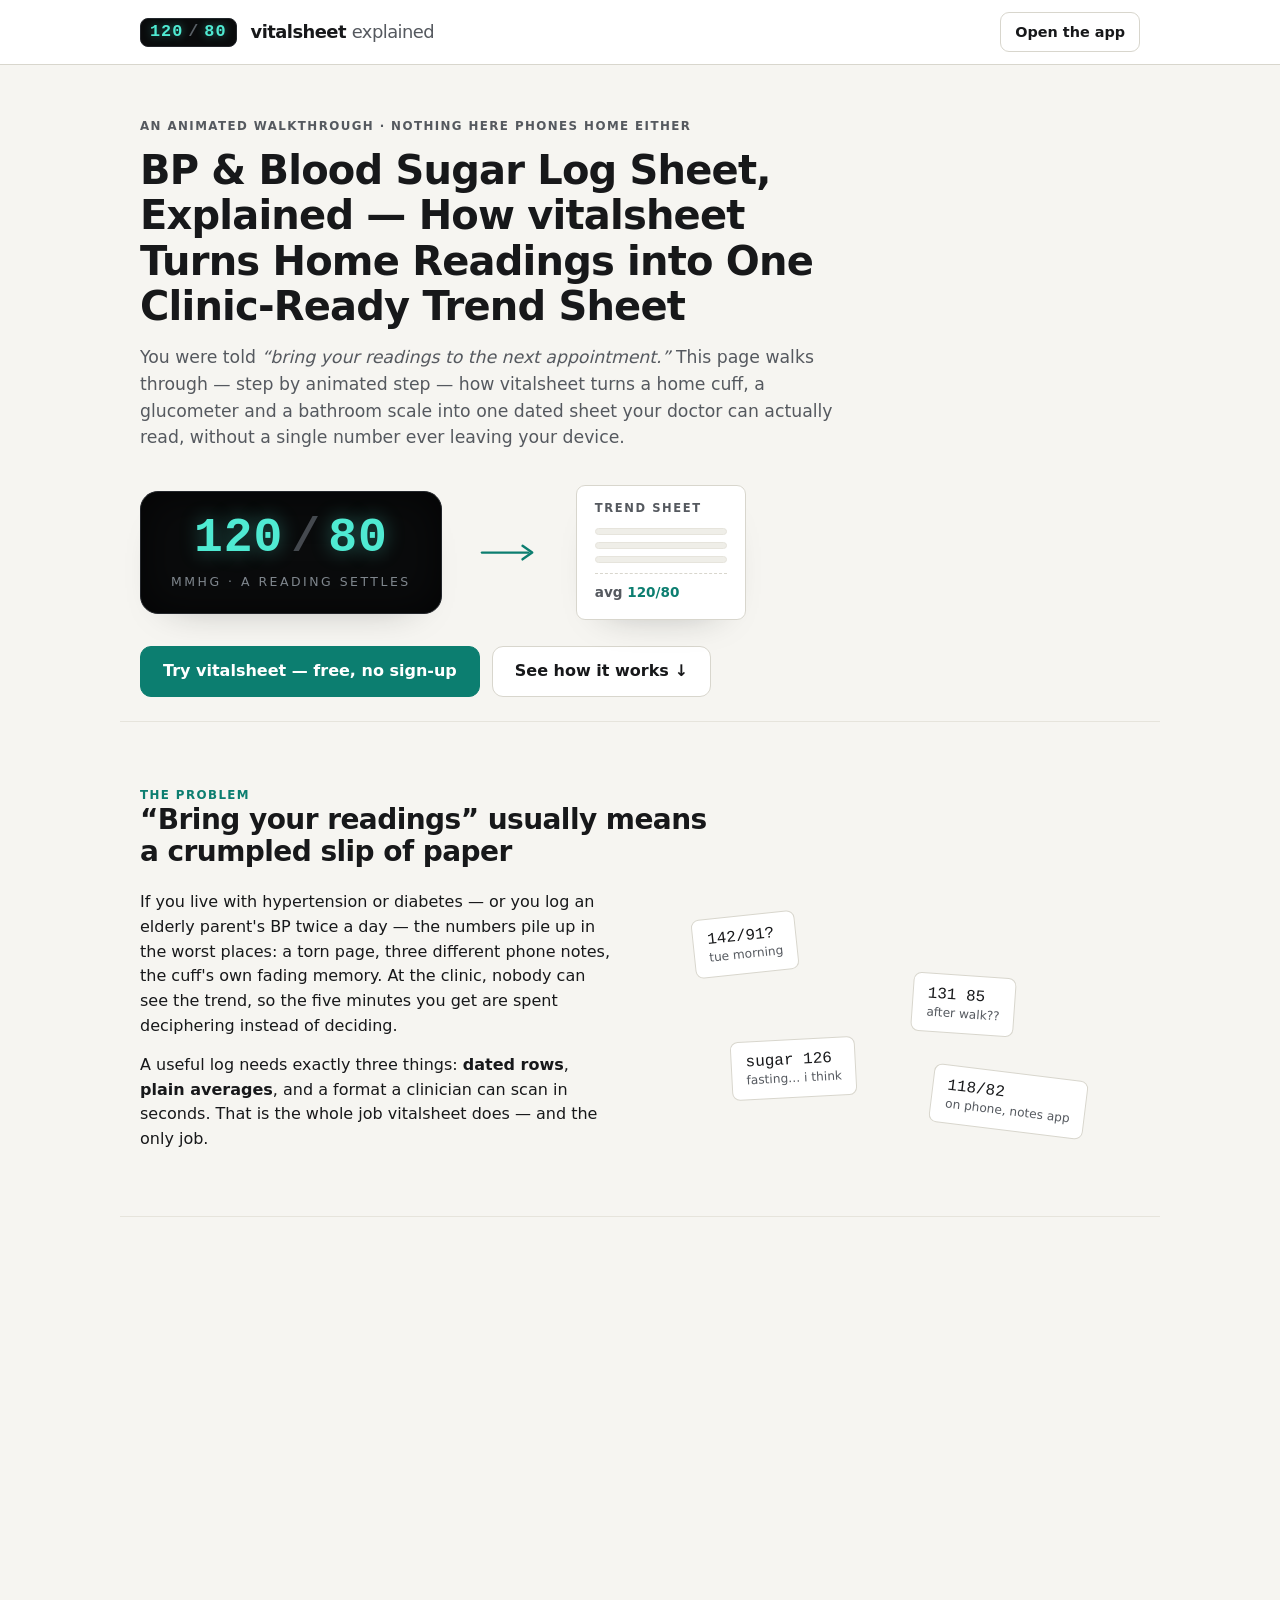
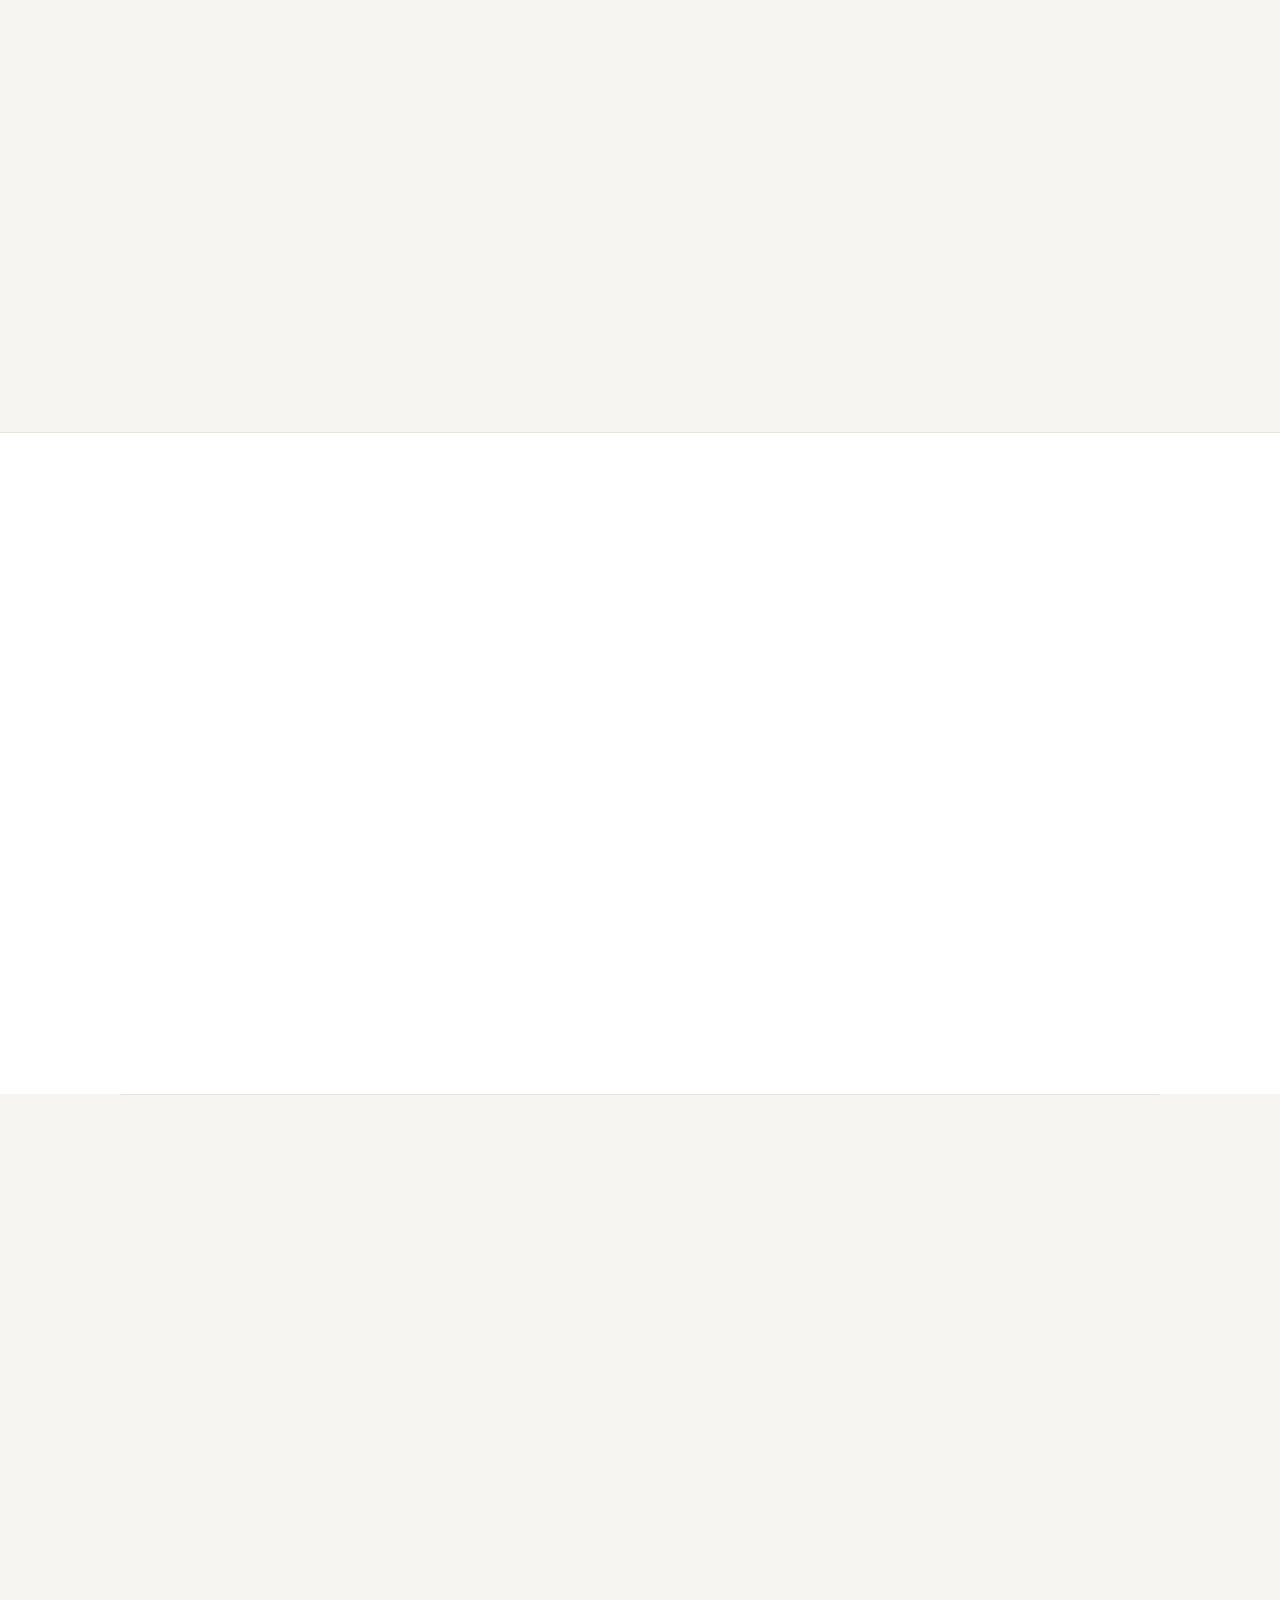
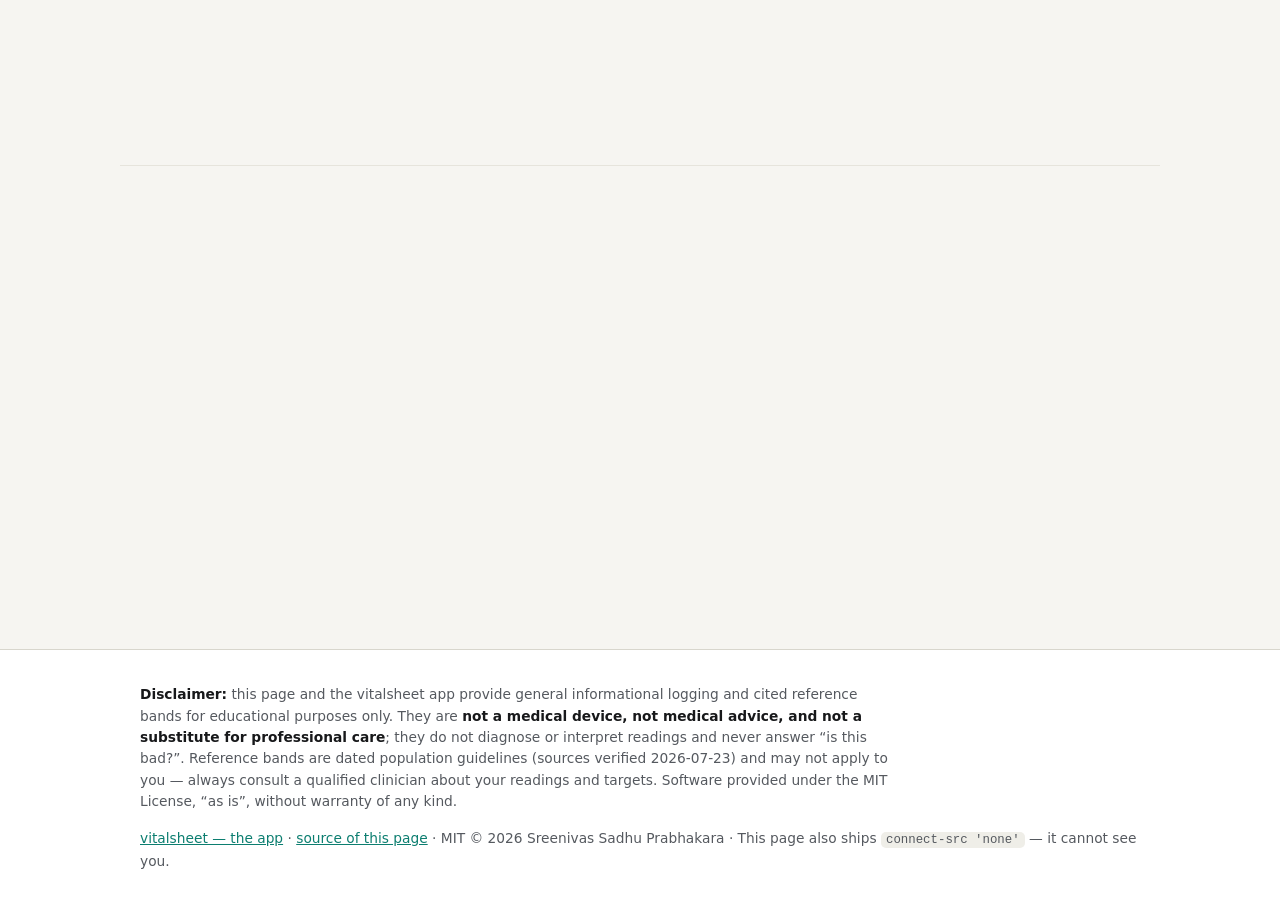
<file: index.html>
<!doctype html>
<html lang="en">
<head>
  <meta charset="utf-8">
  <meta name="viewport" content="width=device-width, initial-scale=1">
  <meta http-equiv="Content-Security-Policy" content="default-src 'self'; connect-src 'none'; img-src 'self' data:; base-uri 'none'; form-action 'none'; frame-ancestors 'none'; object-src 'none'">
  <title>vitalsheet explained — how a private BP &amp; blood sugar log sheet works</title>
  <meta name="description" content="An animated walkthrough of vitalsheet, the clinic-ready BP log sheet: how home blood-pressure, glucose and weight readings become one dated trend sheet with averages — and why the CSP makes 'nothing leaves this device' enforced, not promised.">
  <meta name="color-scheme" content="dark light">
  <link rel="canonical" href="https://sreenivas-sadhu-prabhakara.github.io/vitalsheet-explained/">
  <meta name="robots" content="index, follow, max-image-preview:large">
  <meta name="author" content="Sreenivas Sadhu Prabhakara">
  <meta name="keywords" content="bp log sheet explained, blood pressure log app how it works, blood sugar log sheet, home bp chart, offline health tracker, private bp diary, clinic trend sheet, hypertension log, diabetes log book, connect-src none privacy">
  <meta name="theme-color" content="#101113" media="(prefers-color-scheme: dark)">
  <meta name="theme-color" content="#F6F5F1" media="(prefers-color-scheme: light)">

  <!-- Open Graph -->
  <meta property="og:type" content="website">
  <meta property="og:site_name" content="vitalsheet explained">
  <meta property="og:title" content="vitalsheet explained — how a private BP &amp; blood sugar log sheet works">
  <meta property="og:description" content="An animated walkthrough: how scattered home BP, glucose and weight readings become one clinic-ready trend sheet — and why nothing can leave your device.">
  <meta property="og:url" content="https://sreenivas-sadhu-prabhakara.github.io/vitalsheet-explained/">
  <meta property="og:locale" content="en_IN">
  <meta property="og:image" content="https://sreenivas-sadhu-prabhakara.github.io/vitalsheet-explained/og-image.png">
  <meta property="og:image:width" content="1200">
  <meta property="og:image:height" content="630">
  <meta property="og:image:alt" content="vitalsheet explained — a seven-segment 120 over 80 readout with an arrow into a clinic trend sheet, and a blocked arrow to the cloud">

  <!-- Twitter -->
  <meta name="twitter:card" content="summary_large_image">
  <meta name="twitter:title" content="vitalsheet explained — how a private BP &amp; blood sugar log sheet works">
  <meta name="twitter:description" content="An animated walkthrough: how scattered home BP, glucose and weight readings become one clinic-ready trend sheet — and why nothing can leave your device.">
  <meta name="twitter:image" content="https://sreenivas-sadhu-prabhakara.github.io/vitalsheet-explained/og-image.png">
  <meta name="twitter:image:alt" content="vitalsheet explained — a seven-segment 120 over 80 readout with an arrow into a clinic trend sheet, and a blocked arrow to the cloud">

  <link rel="stylesheet" href="styles.css">
  <link rel="icon" href="favicon.svg" type="image/svg+xml">
  <link rel="apple-touch-icon" href="apple-touch-icon.png">
  <link rel="manifest" href="manifest.webmanifest">

  <script type="application/ld+json">
  {
    "@context": "https://schema.org",
    "@type": "WebPage",
    "name": "vitalsheet explained — how a private BP & blood sugar log sheet works",
    "description": "An animated, single-page walkthrough of vitalsheet: how home blood-pressure, glucose and weight readings become one dated, clinic-ready trend sheet with plain averages and cited reference bands, and how a strict Content-Security-Policy makes the privacy enforced rather than promised.",
    "url": "https://sreenivas-sadhu-prabhakara.github.io/vitalsheet-explained/",
    "author": { "@type": "Person", "name": "Sreenivas Sadhu Prabhakara" },
    "license": "https://opensource.org/licenses/MIT",
    "isAccessibleForFree": true,
    "about": {
      "@type": "WebApplication",
      "name": "vitalsheet",
      "description": "A clinic-ready trend sheet that turns home blood-pressure, glucose and weight readings into one dated table with 7-day and 30-day averages, cited reference-band tags, A4 print and CSV export. Runs fully offline.",
      "url": "https://sreenivas-sadhu-prabhakara.github.io/vitalsheet/",
      "applicationCategory": "HealthApplication",
      "operatingSystem": "Any (modern web browser)",
      "isAccessibleForFree": true,
      "offers": { "@type": "Offer", "price": "0", "priceCurrency": "INR" },
      "license": "https://opensource.org/licenses/MIT",
      "author": { "@type": "Person", "name": "Sreenivas Sadhu Prabhakara" },
      "softwareVersion": "0.1.0",
      "featureList": [
        "Log BP, glucose and weight with a fast numeric form",
        "7-day and 30-day plain averages of logged readings",
        "Cited reference-band tags (ACC/AHA, ADA, WHO) shown verbatim",
        "Print a clinic-ready A4 trend sheet",
        "Export RFC-4180 CSV and full JSON backup",
        "Runs 100% offline — readings never leave your device"
      ]
    }
  }
  </script>
  <script type="application/ld+json">
  {
    "@context": "https://schema.org",
    "@type": "FAQPage",
    "mainEntity": [
      {
        "@type": "Question",
        "name": "How does vitalsheet keep my BP readings private?",
        "acceptedAnswer": {
          "@type": "Answer",
          "text": "The app ships a strict Content-Security-Policy with connect-src 'none'. That is a browser-enforced rule: every fetch, XHR or WebSocket the page could ever attempt is refused by the browser itself. There are also no external fonts, scripts or analytics. Readings live only in that browser's local storage, so privacy is enforced by the platform, not promised in a policy document."
        }
      },
      {
        "@type": "Question",
        "name": "What does a clinic-ready BP log sheet actually contain?",
        "acceptedAnswer": {
          "@type": "Answer",
          "text": "A dated table of your home readings (newest first), 7-day and 30-day plain arithmetic averages labelled 'average of logged readings', optional cited reference-band tags quoted verbatim, a blank clinician-notes column, and a sources footer with verified-on dates — printed to A4 via the browser's print-to-PDF, or exported as RFC-4180 CSV."
        }
      },
      {
        "@type": "Question",
        "name": "Does vitalsheet interpret my blood pressure or sugar readings?",
        "acceptedAnswer": {
          "@type": "Answer",
          "text": "No. It is a log book, not a diagnosis. It shows plain averages of exactly what you typed and, optionally, published reference-band wording (2017 ACC/AHA blood-pressure categories, the ADA glucose target, WHO BMI classes) quoted verbatim with verified-on dates. It never says improving, worsening, or answers 'is this bad?' — that conversation belongs with a clinician."
        }
      },
      {
        "@type": "Question",
        "name": "Do I need an account or an internet connection to use vitalsheet?",
        "acceptedAnswer": {
          "@type": "Answer",
          "text": "No account, no sign-up, no connection. The page is fully self-contained: once loaded it works with no signal at all, and because the CSP forbids all network requests there is nothing to sign in to. CSV and JSON export are the backup path."
        }
      }
    ]
  }
  </script>
</head>
<body>
  <a class="skip-link" href="#story">Skip to the walkthrough</a>

  <header class="topbar">
    <div class="wrap topbar__inner">
      <div class="brand">
        <span class="brand__lcd" aria-hidden="true">
          <span class="seg">120</span><span class="seg seg--slash">/</span><span class="seg">80</span>
        </span>
        <span class="brand__name">vitalsheet <em>explained</em></span>
      </div>
      <a class="btn btn--small" href="https://sreenivas-sadhu-prabhakara.github.io/vitalsheet/">Open the app</a>
    </div>
  </header>

  <main>
    <!-- ============ HERO ============ -->
    <section class="hero wrap">
      <p class="eyebrow">An animated walkthrough &middot; nothing here phones home either</p>
      <h1 class="hero__title">BP &amp; Blood Sugar Log Sheet, Explained — How vitalsheet Turns Home Readings into One Clinic-Ready Trend Sheet</h1>
      <p class="hero__lede">
        You were told <em>&ldquo;bring your readings to the next appointment.&rdquo;</em>
        This page walks through — step by animated step — how vitalsheet turns a home cuff,
        a glucometer and a bathroom scale into one dated sheet your doctor can actually read,
        without a single number ever leaving your device.
      </p>

      <div class="hero__stage" aria-hidden="true">
        <div class="cuff-panel">
          <div class="cuff-panel__row">
            <span class="cyc cyc--sys"><i>165</i><i>152</i><i>138</i><i>127</i><i>120</i></span>
            <span class="cuff-panel__slash">/</span>
            <span class="cyc cyc--dia"><i>101</i><i>95</i><i>88</i><i>83</i><i>80</i></span>
          </div>
          <div class="cuff-panel__unit">mmHg &middot; a reading settles</div>
        </div>
        <svg class="hero-arrow" viewBox="0 0 60 24" aria-hidden="true">
          <path d="M2 12h48" fill="none" stroke="currentColor" stroke-width="2.5" stroke-linecap="round"/>
          <path d="M44 5l10 7-10 7" fill="none" stroke="currentColor" stroke-width="2.5" stroke-linecap="round" stroke-linejoin="round"/>
        </svg>
        <div class="mini-sheet">
          <div class="mini-sheet__head">Trend sheet</div>
          <div class="mini-sheet__line mini-sheet__line--1"></div>
          <div class="mini-sheet__line mini-sheet__line--2"></div>
          <div class="mini-sheet__line mini-sheet__line--3"></div>
          <div class="mini-sheet__avg">avg <span class="num">120/80</span></div>
        </div>
      </div>
      <p class="visually-hidden">Animation: a blood-pressure cuff readout counts down and settles at 120 over 80, then flows into a small trend sheet.</p>

      <div class="hero__cta">
        <a class="btn btn--primary" href="https://sreenivas-sadhu-prabhakara.github.io/vitalsheet/">Try vitalsheet — free, no sign-up</a>
        <a class="btn btn--ghost" href="#story">See how it works ↓</a>
      </div>
    </section>

    <!-- ============ THE PROBLEM ============ -->
    <section class="section wrap" id="story" data-animate>
      <p class="step-eyebrow">The problem</p>
      <h2>&ldquo;Bring your readings&rdquo; usually means a crumpled slip of paper</h2>
      <div class="split">
        <div class="split__copy">
          <p>
            If you live with hypertension or diabetes — or you log an elderly parent's BP twice a
            day — the numbers pile up in the worst places: a torn page, three different phone
            notes, the cuff's own fading memory. At the clinic, nobody can see the trend, so the
            five minutes you get are spent deciphering instead of deciding.
          </p>
          <p class="mt">
            A useful log needs exactly three things: <strong>dated rows</strong>, <strong>plain
            averages</strong>, and a format a clinician can scan in seconds. That is the whole job
            vitalsheet does — and the only job.
          </p>
        </div>
        <div class="scatter" aria-hidden="true">
          <div class="scrap scrap--1"><span class="num">142/91?</span><small>tue morning</small></div>
          <div class="scrap scrap--2"><span class="num">131 85</span><small>after walk??</small></div>
          <div class="scrap scrap--3"><span class="num">sugar 126</span><small>fasting… i think</small></div>
          <div class="scrap scrap--4"><span class="num">118/82</span><small>on phone, notes app</small></div>
        </div>
      </div>
    </section>

    <!-- ============ STEP 1: LOG ============ -->
    <section class="section wrap" data-animate>
      <p class="step-eyebrow">Step 1</p>
      <h2>Type the number the device shows — two taps and it's a dated row</h2>
      <div class="split">
        <div class="demo-panel">
          <div class="cuff-panel cuff-panel--small" aria-hidden="true">
            <div class="cuff-panel__row"><span class="seglg">122</span><span class="cuff-panel__slash">/</span><span class="seglg">78</span></div>
            <div class="cuff-panel__unit">mmHg</div>
          </div>
          <svg class="drop-arrow" viewBox="0 0 24 40" aria-hidden="true">
            <path d="M12 2v28" fill="none" stroke="currentColor" stroke-width="2.5" stroke-linecap="round"/>
            <path d="M5 24l7 10 7-10" fill="none" stroke="currentColor" stroke-width="2.5" stroke-linecap="round" stroke-linejoin="round"/>
          </svg>
          <div class="row-card anim-rise">
            <span class="row-card__when num">2026-07-23 &middot; 07:10</span>
            <span class="row-card__val num">122 / 78</span>
            <span class="row-card__tag">left arm, seated</span>
          </div>
        </div>
        <div class="split__copy">
          <p>
            Date and time are prefilled to <em>now</em>; the fields are large and numeric. Three
            device modes — <strong>BP</strong> (mmHg, with optional pulse and SpO₂, arm and seated
            tags), <strong>glucose</strong> (mg/dL with a fasting / after-meal / random context),
            and <strong>weight</strong> (kg, with a one-time height for BMI).
          </p>
          <p class="mt">
            Every row stays editable and deletable — manual entry means typos are possible, so
            nothing is ever locked in.
          </p>
        </div>
      </div>
    </section>

    <!-- ============ STEP 2: TREND ============ -->
    <section class="section wrap" data-animate>
      <p class="step-eyebrow">Step 2</p>
      <h2>The trend is a table — and the average is honest arithmetic</h2>
      <p class="section__lede">
        Rows group by day, newest first. A <strong>7-day</strong> and a <strong>30-day</strong>
        average sit above them — plain means of exactly what you logged, labelled
        <em>&ldquo;average of logged readings&rdquo;</em>, never &ldquo;your true BP&rdquo;.
        The demo below is computed live by this page from the five demo rows, with the same
        formula the app uses.
      </p>
      <div class="trend-demo">
        <div class="trend-demo__avgs">
          <div class="avg-card">
            <span class="avg-card__label">7-day average <span class="avg-card__n" id="avg7-n"></span></span>
            <span class="avg-card__value num" id="avg7">&hellip;</span>
          </div>
          <div class="avg-card">
            <span class="avg-card__label">30-day average <span class="avg-card__n" id="avg30-n"></span></span>
            <span class="avg-card__value num" id="avg30">&hellip;</span>
          </div>
        </div>
        <div class="table-scroll">
          <table class="trend-table">
            <caption class="visually-hidden">Demo blood-pressure log: five dated readings; rows inside the 7-day window are marked.</caption>
            <thead>
              <tr><th scope="col">Date &amp; time</th><th scope="col">Reading (mmHg)</th><th scope="col">Cited band</th><th scope="col">Window</th></tr>
            </thead>
            <tbody id="trend-rows">
              <tr><td colspan="4">Enable JavaScript to see the animated demo — or just open the app itself.</td></tr>
            </tbody>
          </table>
        </div>
        <div class="trend-demo__foot">
          <button class="btn btn--ghost btn--small" type="button" id="replay-trend">Replay animation</button>
          <span class="foot-note">Rows marked <strong>in 7-day window</strong> are the ones the 7-day mean uses — dates on or after <span class="num" id="win-start"></span>.</span>
        </div>
      </div>
    </section>

    <!-- ============ STEP 3: BANDS ============ -->
    <section class="section wrap" data-animate>
      <p class="step-eyebrow">Step 3</p>
      <h2>Reference bands are quoted, not judged</h2>
      <div class="split">
        <div class="split__copy">
          <p>
            Each reading can carry a chip with <strong>published wording only</strong>: the 2017
            ACC/AHA blood-pressure categories, the ADA glucose target, WHO BMI classes — each with
            a source and a verified-on date (2026-07-23). When systolic and diastolic fall in two
            categories, the guideline's own rule applies: <em>the higher category wins</em>.
          </p>
          <p class="mt">
            Out-of-cited-range is marked with a <strong>▲ glyph and text</strong> — never colour
            alone, and never red/green traffic lights. One toggle hides all band tags. And because
            the ADA itself says <em>glycemic goals should be individualized</em>, the app repeats
            that caveat wherever a glucose band appears.
          </p>
          <p class="mt">
            What it will never do: say &ldquo;improving&rdquo;, &ldquo;worsening&rdquo;, compute a
            risk score, or answer <em>&ldquo;is this bad?&rdquo;</em>. It is a log book, not a
            diagnosis.
          </p>
        </div>
        <div class="chip-stack" aria-label="Example cited band chips">
          <div class="band-chip"><span class="num">118/79</span><span class="band-chip__tag">Normal</span></div>
          <div class="band-chip"><span class="num">124/79</span><span class="band-chip__tag">Elevated</span></div>
          <div class="band-chip"><span class="num">131/85</span><span class="band-chip__tag">Hypertension Stage 1</span></div>
          <div class="band-chip band-chip--outside"><span class="num">142/91</span><span class="band-chip__tag">▲ Hypertension Stage 2</span></div>
          <div class="band-chip band-chip--muted"><span class="num">126 mg/dL</span><span class="band-chip__tag">= <span class="num" id="mmol">7.0</span> mmol/L (÷ 18.016)</span></div>
        </div>
      </div>
    </section>

    <!-- ============ STEP 4: HANDOFF ============ -->
    <section class="section wrap" data-animate>
      <p class="step-eyebrow">Step 4</p>
      <h2>The handoff: an A4 sheet and an honest CSV</h2>
      <div class="split">
        <div class="printer-demo" aria-hidden="true">
          <div class="printer-slot"></div>
          <div class="a4-sheet">
            <div class="a4-sheet__title">BP log — trend sheet</div>
            <div class="a4-sheet__row"></div>
            <div class="a4-sheet__row"></div>
            <div class="a4-sheet__row"></div>
            <div class="a4-sheet__row a4-sheet__row--avg"></div>
            <div class="a4-sheet__notes">clinician notes</div>
            <div class="a4-sheet__foot">sources &middot; verified-on</div>
          </div>
        </div>
        <div class="split__copy">
          <p>
            <strong>Print to A4</strong> uses the browser's own print-to-PDF — no PDF library.
            The sheet has optional name/DOB fields (kept only on your device), a date-range
            filter, the averages block, a blank clinician-notes column, and a sources footer
            with verified-on dates.
          </p>
          <p class="mt">
            <strong>CSV export</strong> is strict RFC-4180 — CRLF line endings, quoted fields —
            so it opens cleanly in any spreadsheet:
          </p>
          <div class="csv-line-wrap"><code class="csv-line num" id="csv-line">2026-07-23 07:10,bp,122,78,"left arm, seated"</code></div>
          <p class="mt">A full JSON backup export/import and an erase-all control complete the loop: your data, portable and destroyable.</p>
        </div>
      </div>
    </section>

    <!-- ============ PRIVACY ============ -->
    <section class="section section--privacy" data-animate>
      <div class="wrap">
        <p class="step-eyebrow">The guarantee</p>
        <h2>&ldquo;Nothing leaves this device&rdquo; is enforced by the browser, not promised by a policy</h2>
        <div class="split">
          <div class="csp-demo">
            <svg viewBox="0 0 460 180" role="img" aria-label="Diagram: a reading tries to travel from the log sheet to the cloud but is stopped at a wall labelled connect-src none. The browser blocks the request.">
              <rect x="8" y="52" width="118" height="76" rx="10" class="csp-sheet"/>
              <text x="67" y="84" text-anchor="middle" class="csp-svg-label">your log</text>
              <text x="67" y="106" text-anchor="middle" class="csp-svg-num">122/78</text>
              <path d="M138 90h150" class="csp-path"/>
              <circle cx="150" cy="90" r="7" class="csp-dot"/>
              <rect x="296" y="34" width="10" height="112" rx="4" class="csp-wall"/>
              <text x="301" y="26" text-anchor="middle" class="csp-svg-code">connect-src 'none'</text>
              <g class="csp-cloud">
                <path d="M362 96a16 16 0 0 1 6-31 22 22 0 0 1 42-3 15 15 0 0 1-2 34z" class="csp-cloud-shape"/>
                <path d="M376 74l20 20M396 74l-20 20" class="csp-cloud-x"/>
              </g>
              <text x="230" y="166" text-anchor="middle" class="csp-svg-blocked">✕ request refused by the browser</text>
            </svg>
          </div>
          <div class="split__copy">
            <p>
              vitalsheet ships this exact <code>Content-Security-Policy</code> in its
              <code>&lt;head&gt;</code> — and so does this page:
            </p>
            <div class="csp-code-wrap"><pre class="csp-code" id="csp-code"><code>default-src 'self'; connect-src 'none';
img-src 'self' data:; base-uri 'none';
form-action 'none'; frame-ancestors 'none';
object-src 'none'</code></pre></div>
            <p class="mt">
              <code>connect-src 'none'</code> means the <em>browser itself</em> refuses every
              network request the page could attempt — fetch, XHR, WebSocket, all of it. No
              external fonts, no CDN scripts, no analytics, no service worker. Readings live in
              that browser's local storage and nowhere else; CSV/JSON export is the only way data
              moves, and you carry the file.
            </p>
            <p class="mt foot-note">
              The honest flip side: clearing site data erases the log, and a static page cannot
              send reminders. Export a backup regularly; the twice-daily discipline stays with you.
            </p>
          </div>
        </div>
      </div>
    </section>

    <!-- ============ FEATURE TOUR ============ -->
    <section class="section wrap" data-animate>
      <p class="step-eyebrow">Feature tour</p>
      <h2>Everything in the tool, in one glance</h2>
      <div class="feature-grid">
        <div class="feature"><h3>Three device modes</h3><p>BP (with pulse, SpO₂, arm &amp; seated tags), glucose (mg/dL ⇄ mmol/L display), weight (kg → BMI with one-time height).</p></div>
        <div class="feature"><h3>Two-tap logging</h3><p>Date &amp; time prefilled, large numeric fields; every row editable and deletable.</p></div>
        <div class="feature"><h3>Plain averages</h3><p>7-day and 30-day arithmetic means of exactly what you logged — labelled as such.</p></div>
        <div class="feature"><h3>Cited bands, verbatim</h3><p>ACC/AHA, ADA and WHO wording with verified-on dates; ▲ + text, never colour-only; one toggle hides them all.</p></div>
        <div class="feature"><h3>A4 print &amp; CSV</h3><p>Clinic-ready print sheet via the browser's print-to-PDF; RFC-4180 CSV per mode and combined.</p></div>
        <div class="feature"><h3>Backup &amp; erase</h3><p>Full JSON export/import and an erase-all control. Your data, your file, your device.</p></div>
      </div>
      <div class="limits">
        <h3>What it deliberately is not</h3>
        <p>
          Not a medical device, and it gives no advice. No symptom or medication journaling, no
          reminders, no charts pretending to be insight, no Bluetooth import, no accounts, no
          cloud. Bands are dated population guidelines that may not apply to you — the ADA's own
          caveat is quoted in-app — and all interpretation belongs with your clinician.
        </p>
      </div>
    </section>

    <!-- ============ CTA ============ -->
    <section class="section wrap cta-band" data-animate>
      <div class="cta-card">
        <div class="cta-card__lcd" aria-hidden="true"><span class="seglg">120</span><span class="cuff-panel__slash">/</span><span class="seglg">80</span></div>
        <h2>Start your log before the next appointment</h2>
        <p>Free, open source (MIT), no sign-up, works offline from the first load.</p>
        <div class="hero__cta">
          <a class="btn btn--primary" href="https://sreenivas-sadhu-prabhakara.github.io/vitalsheet/">Open vitalsheet</a>
          <a class="btn btn--ghost" href="https://github.com/Sreenivas-Sadhu-Prabhakara/vitalsheet">View the source</a>
        </div>
      </div>
    </section>
  </main>

  <footer class="footer">
    <div class="wrap">
      <p class="footer__disclaimer">
        <strong>Disclaimer:</strong> this page and the vitalsheet app provide general
        informational logging and cited reference bands for educational purposes only. They are
        <strong>not a medical device, not medical advice, and not a substitute for professional
        care</strong>; they do not diagnose or interpret readings and never answer &ldquo;is this
        bad?&rdquo;. Reference bands are dated population guidelines (sources verified
        2026-07-23) and may not apply to you — always consult a qualified clinician about your
        readings and targets. Software provided under the MIT License, &ldquo;as is&rdquo;,
        without warranty of any kind.
      </p>
      <p class="footer__meta">
        <a href="https://sreenivas-sadhu-prabhakara.github.io/vitalsheet/">vitalsheet — the app</a> &middot;
        <a href="https://github.com/Sreenivas-Sadhu-Prabhakara/vitalsheet-explained">source of this page</a> &middot;
        MIT © 2026 Sreenivas Sadhu Prabhakara &middot; This page also ships
        <code>connect-src 'none'</code> — it cannot see you.
      </p>
    </div>
  </footer>

  <script src="data/facts.js"></script>
  <script src="app.js"></script>
</body>
</html>
</file>
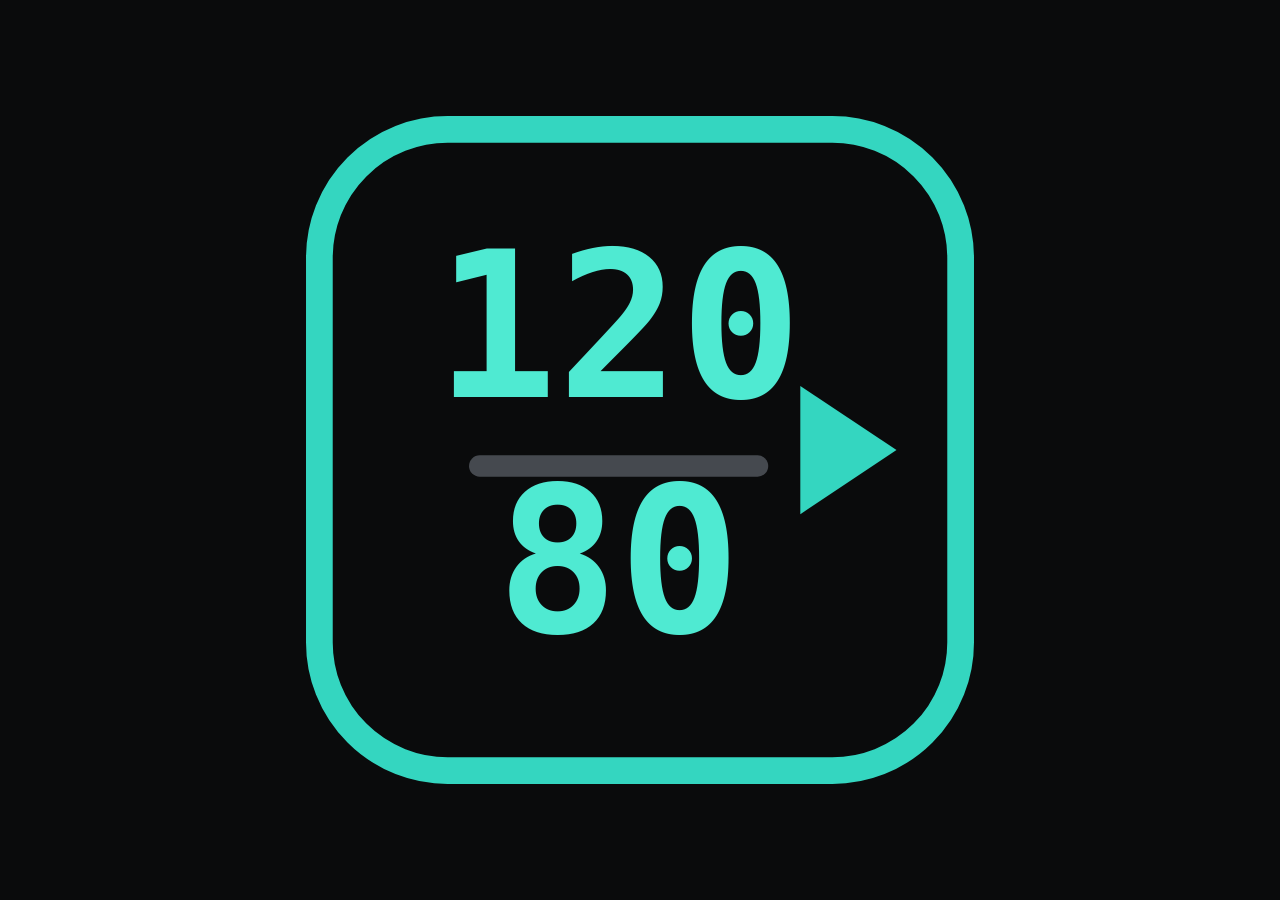
<file: assets/icon.html>
<!doctype html>
<html lang="en">
<head>
<meta charset="utf-8">
<style>
  * { box-sizing: border-box; margin: 0; padding: 0; }
  html, body { width: 100%; height: 100%; overflow: hidden; background: #0A0B0C; }
  body { display: grid; place-items: center; }
  /* 12% safe padding each side -> mark fills the middle 76vmin */
  .mark { width: 76vmin; height: 76vmin; display: block; }
</style>
</head>
<body>
  <!-- family mark: the vitalsheet LCD readout, with the "explained" play chevron -->
  <svg class="mark" viewBox="0 0 64 64" aria-hidden="true">
    <rect x="2" y="2" width="60" height="60" rx="12" fill="none" stroke="#34D6C0" stroke-width="2.5"/>
    <text x="30" y="27" text-anchor="middle" font-family="ui-monospace, Menlo, Consolas, monospace" font-size="19" font-weight="800" fill="#4FEAD2">120</text>
    <text x="30" y="49" text-anchor="middle" font-family="ui-monospace, Menlo, Consolas, monospace" font-size="19" font-weight="800" fill="#4FEAD2">80</text>
    <line x1="17" y1="33.5" x2="43" y2="33.5" stroke="#45494f" stroke-width="2" stroke-linecap="round"/>
    <path d="M47 26l9 6-9 6z" fill="#34D6C0"/>
  </svg>
</body>
</html>
</file>
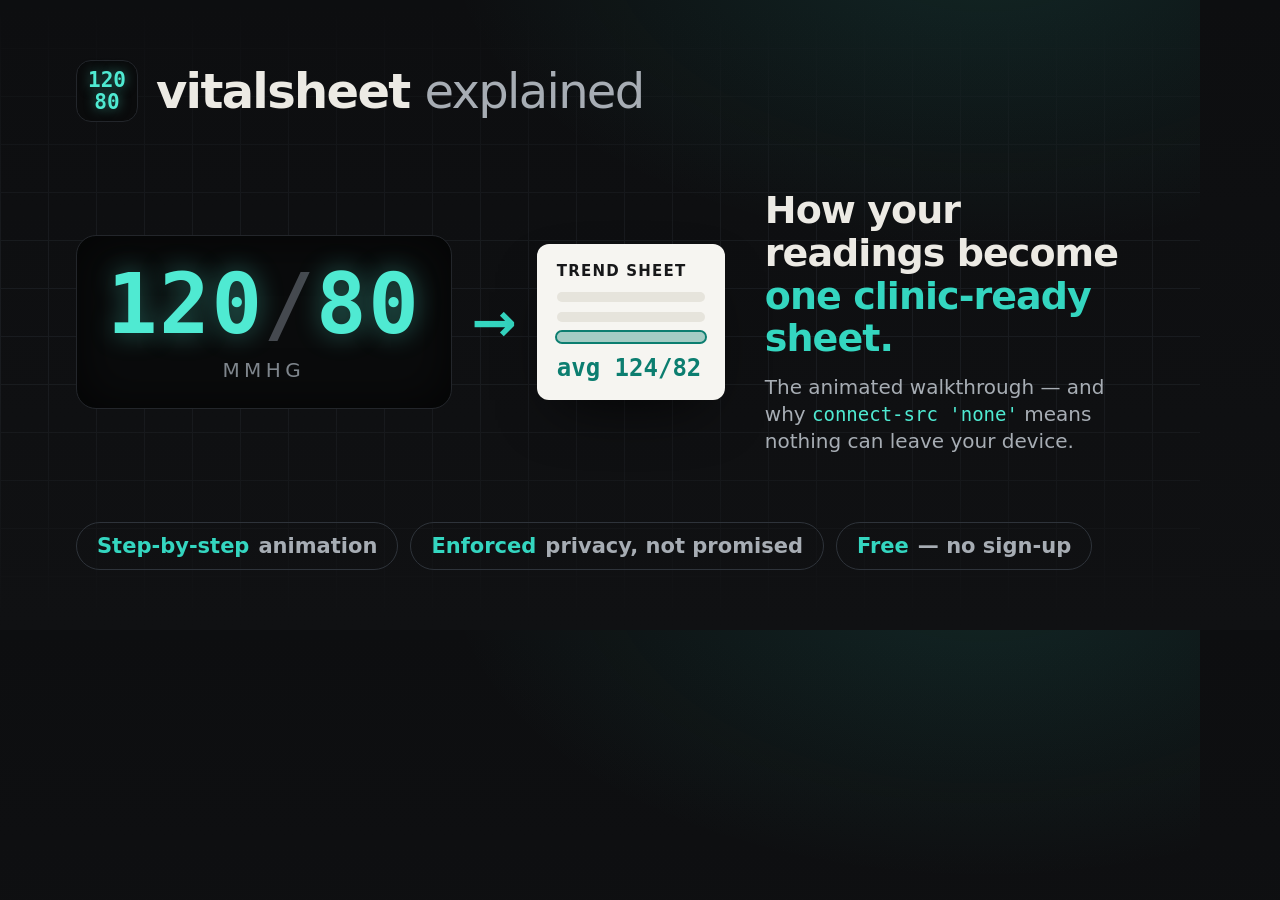
<file: assets/og.html>
<!doctype html>
<html lang="en">
<head>
<meta charset="utf-8">
<style>
  :root {
    --bg: #101113; --panel: #0A0B0C; --lcd: #4FEAD2; --accent: #34D6C0;
    --text: #ECEAE4; --muted: #A7ADB4; --line: #2E333A; --outside: #F0B429;
    --sans: system-ui, -apple-system, "Segoe UI", Roboto, Helvetica, Arial, sans-serif;
    --mono: ui-monospace, "SF Mono", Menlo, Consolas, monospace;
  }
  * { box-sizing: border-box; margin: 0; padding: 0; }
  html, body { width: 1200px; height: 630px; overflow: hidden; }
  body {
    position: relative; font-family: var(--sans); color: var(--text);
    background:
      radial-gradient(900px 520px at 82% -10%, rgba(52,214,192,0.12), transparent 60%),
      linear-gradient(180deg, #0d0e10 0%, #101113 100%);
    -webkit-font-smoothing: antialiased;
  }
  .grid { position: absolute; inset: 0; opacity: 0.35;
    background-image: linear-gradient(var(--line) 1px, transparent 1px), linear-gradient(90deg, var(--line) 1px, transparent 1px);
    background-size: 48px 48px; -webkit-mask-image: linear-gradient(180deg, transparent, #000 40%, #000 60%, transparent); }
  .frame { position: absolute; inset: 0; padding: 60px 76px; display: flex; flex-direction: column; justify-content: space-between; }

  .brand { display: flex; align-items: center; gap: 18px; }
  .logo { width: 62px; height: 62px; border-radius: 15px; background: var(--panel); border: 1px solid #23262B;
    display: flex; align-items: center; justify-content: center; }
  .logo span { font-family: var(--mono); font-weight: 800; font-size: 21px; color: var(--lcd); text-shadow: 0 0 12px rgba(79,234,210,0.5); line-height: 1.05; text-align: center; }
  .wordmark { font-size: 48px; font-weight: 800; letter-spacing: -0.035em; }
  .wordmark em { font-style: normal; font-weight: 500; color: var(--muted); }

  .center { display: flex; align-items: center; gap: 40px; }
  .flow { display: flex; align-items: center; gap: 20px; flex: none; }
  .readout { background: var(--panel); border: 1px solid #23262B; border-radius: 20px;
    padding: 26px 30px; box-shadow: inset 0 0 50px rgba(0,0,0,0.7); text-align: center; }
  .readout .big { font-family: var(--mono); font-weight: 800; font-size: 84px; line-height: 1;
    color: var(--lcd); letter-spacing: 0.02em; text-shadow: 0 0 26px rgba(79,234,210,0.4); }
  .readout .big .slash { color: #45494f; text-shadow: none; }
  .readout .unit { margin-top: 12px; font-size: 20px; letter-spacing: 0.22em; text-transform: uppercase; color: #7f868d; }
  .arrow { font-size: 54px; color: var(--accent); font-weight: 800; }
  .sheet { background: #F6F5F1; color: #17181A; border-radius: 12px; width: 188px; padding: 18px 20px;
    box-shadow: 0 24px 60px -24px rgba(0,0,0,0.8); }
  .sheet .t { font-size: 15px; font-weight: 800; letter-spacing: 0.08em; text-transform: uppercase; margin-bottom: 12px; }
  .sheet .l { height: 10px; border-radius: 5px; background: #E6E4DC; margin: 10px 0; }
  .sheet .l.avg { background: rgba(12,126,112,0.35); outline: 2px solid #0C7E70; }
  .sheet .a { margin-top: 12px; font-family: var(--mono); font-weight: 800; font-size: 24px; color: #0C7E70; }

  .headline { flex: 1; min-width: 0; }
  .headline h1 { font-size: 38px; font-weight: 800; letter-spacing: -0.025em; line-height: 1.12; }
  .headline h1 em { font-style: normal; color: var(--accent); }
  .headline p { margin-top: 14px; font-size: 20px; color: var(--muted); line-height: 1.35; }
  .headline p code { font-family: var(--mono); color: var(--lcd); font-size: 19px; }

  .chips { display: flex; gap: 12px; }
  .chip { display: inline-flex; align-items: center; gap: 9px; padding: 11px 20px; border: 1px solid var(--line);
    border-radius: 999px; font-size: 21px; font-weight: 600; color: var(--muted); }
  .chip b { color: var(--accent); }
</style>
</head>
<body>
  <div class="grid"></div>
  <div class="frame">
    <div class="brand">
      <div class="logo"><span>120<br>80</span></div>
      <div class="wordmark">vitalsheet <em>explained</em></div>
    </div>

    <div class="center">
      <div class="flow">
        <div class="readout">
          <div class="big">120<span class="slash">/</span>80</div>
          <div class="unit">mmHg</div>
        </div>
        <div class="arrow">&rarr;</div>
        <div class="sheet">
          <div class="t">Trend sheet</div>
          <div class="l"></div>
          <div class="l"></div>
          <div class="l avg"></div>
          <div class="a">avg 124/82</div>
        </div>
      </div>
      <div class="headline">
        <h1>How your readings become <em>one clinic-ready sheet.</em></h1>
        <p>The animated walkthrough — and why <code>connect-src 'none'</code> means nothing can leave your device.</p>
      </div>
    </div>

    <div class="chips">
      <span class="chip"><b>Step-by-step</b> animation</span>
      <span class="chip"><b>Enforced</b> privacy, not promised</span>
      <span class="chip"><b>Free</b> — no sign-up</span>
    </div>
  </div>
</body>
</html>
</file>
<file: styles.css>
/* ============================================================
   vitalsheet-explained — the app's identity, told as a story.
   Same family palette as vitalsheet: graphite + chalk, clinical
   cyan LCD accent, amber only for "outside cited band" (always
   paired with ▲ + text). Seven-segment cuff readout is the motif.
   All animation is CSS-only; prefers-reduced-motion degrades to
   static, fully legible states. No serif anywhere.
   ============================================================ */

:root {
  /* dark (default) */
  --bg:        #101113;
  --surface:   #17191C;
  --surface2:  #1E2125;
  --line:      #2E333A;
  --line-soft: #24282E;
  --text:      #ECEAE4;
  --muted:     #A7ADB4;   /* AA on --bg (~7:1) */
  --accent:    #34D6C0;   /* clinical cyan / LCD hue */
  --accent-ink:#06221F;
  --outside:   #F0B429;   /* amber, out-of-cited-band — always ▲ + text */

  --panel:     #0A0B0C;   /* device readout panel — always dark */
  --panel-line:#23262B;
  --panel-lcd: #4FEAD2;
  --panel-dim: #7f868d;

  --sans: system-ui, -apple-system, "Segoe UI", Roboto, Helvetica, Arial, sans-serif;
  --mono: ui-monospace, "SF Mono", Menlo, Consolas, "Liberation Mono", monospace;

  --radius: 14px;
  --radius-sm: 9px;
  --wrap: 1040px;
  --shadow: 0 20px 48px -30px rgba(0,0,0,0.8);
}

@media (prefers-color-scheme: light) {
  :root {
    --bg:        #F6F5F1;
    --surface:   #FFFFFF;
    --surface2:  #EFEEE8;
    --line:      #D8D6CD;
    --line-soft: #E6E4DC;
    --text:      #17181A;
    --muted:     #55595F;   /* AA on --bg (~6:1) */
    --accent:    #0C7E70;   /* darker teal — AA as text/border on light */
    --accent-ink:#FFFFFF;
    --outside:   #8A5A00;   /* AA amber-brown on light */
    --shadow: 0 18px 40px -30px rgba(23,24,26,0.4);
    /* the readout panel stays dark in both schemes — it is a device */
  }
}

* { box-sizing: border-box; }
html { -webkit-text-size-adjust: 100%; scroll-behavior: smooth; }
body {
  margin: 0;
  background: var(--bg);
  color: var(--text);
  font-family: var(--sans);
  font-size: 16px;
  line-height: 1.55;
  -webkit-font-smoothing: antialiased;
  text-rendering: optimizeLegibility;
  overflow-x: hidden;
}
h1, h2, h3 { margin: 0; font-weight: 750; letter-spacing: -0.02em; line-height: 1.14; }
h2 { font-size: clamp(1.35rem, 2.6vw, 1.75rem); margin-bottom: 0.4rem; max-width: 30ch; }
h3 { font-size: 1.02rem; }
p { margin: 0; }
.mt { margin-top: 14px; }
a { color: var(--accent); }
em { font-style: normal; color: var(--accent); font-weight: 650; }
.hero__lede em, .section__lede em { font-style: italic; color: inherit; font-weight: inherit; }
code {
  font-family: var(--mono); font-size: 0.9em;
  background: var(--surface2); padding: 1px 5px; border-radius: 5px;
}
.num, .seg, .seglg, .cyc { font-variant-numeric: tabular-nums; }

.wrap { width: 100%; max-width: var(--wrap); margin: 0 auto; padding: 0 20px; }

.visually-hidden {
  position: absolute; width: 1px; height: 1px; margin: -1px; padding: 0;
  overflow: hidden; clip: rect(0 0 0 0); white-space: nowrap; border: 0;
}

.skip-link {
  position: absolute; left: 12px; top: -60px;
  background: var(--accent); color: var(--accent-ink);
  padding: 10px 16px; border-radius: 10px; font-weight: 700;
  z-index: 50; transition: top 0.18s ease; text-decoration: none;
}
.skip-link:focus { top: 12px; }

a:focus-visible, button:focus-visible {
  outline: 3px solid var(--accent); outline-offset: 2px; border-radius: 6px;
}

/* ---- buttons ---- */
.btn {
  display: inline-flex; align-items: center; gap: 8px;
  padding: 12px 22px; border-radius: 11px; font-weight: 700; font-size: 1rem;
  text-decoration: none; border: 1.5px solid var(--line); color: var(--text);
  background: var(--surface); cursor: pointer; font-family: var(--sans);
}
.btn--primary { background: var(--accent); border-color: var(--accent); color: var(--accent-ink); }
.btn--primary:hover { filter: brightness(1.07); }
.btn--ghost:hover { border-color: var(--accent); }
.btn--small { padding: 8px 14px; font-size: 0.9rem; border-radius: 9px; }

/* ---- top bar ---- */
.topbar { border-bottom: 1px solid var(--line); background: var(--surface); position: sticky; top: 0; z-index: 30; }
.topbar__inner { display: flex; align-items: center; justify-content: space-between; gap: 12px; padding-top: 12px; padding-bottom: 12px; }
.brand { display: flex; align-items: center; gap: 14px; min-width: 0; }
.brand__lcd {
  display: inline-flex; align-items: center; gap: 5px;
  background: var(--panel); border: 1px solid var(--panel-line); border-radius: 8px;
  padding: 5px 9px; flex: none;
}
.seg {
  font-family: var(--mono); font-weight: 800; font-size: 1.05rem;
  color: var(--panel-lcd); letter-spacing: 0.06em; line-height: 1;
  text-shadow: 0 0 10px rgba(79,234,210,0.45);
}
.seg--slash { color: #5a6066; text-shadow: none; }
.brand__name { font-weight: 800; letter-spacing: -0.03em; font-size: 1.12rem; white-space: nowrap; }
.brand__name em { font-weight: 500; color: var(--muted); }

/* ---- hero ---- */
.hero { padding: 52px 20px 24px; }
.eyebrow, .step-eyebrow {
  text-transform: uppercase; letter-spacing: 0.12em; font-size: 0.74rem;
  font-weight: 700; color: var(--muted);
}
.step-eyebrow { color: var(--accent); }
.hero__title { font-size: clamp(1.55rem, 3.8vw, 2.5rem); margin: 12px 0 14px; max-width: 26ch; }
.hero__lede { color: var(--muted); font-size: 1.08rem; max-width: 64ch; }
.hero__cta { display: flex; gap: 12px; flex-wrap: wrap; margin-top: 26px; }

/* the hero stage: cuff readout → arrow → mini sheet */
.hero__stage {
  margin-top: 34px; display: flex; align-items: center; gap: clamp(12px, 4vw, 38px);
  flex-wrap: wrap;
}
.cuff-panel {
  background: var(--panel); border: 1px solid var(--panel-line); border-radius: 18px;
  padding: 22px 30px; box-shadow: inset 0 0 44px rgba(0,0,0,0.7), var(--shadow);
  text-align: center;
}
.cuff-panel--small { padding: 14px 20px; border-radius: 13px; }
.cuff-panel__row { display: flex; align-items: baseline; justify-content: center; gap: 8px; }
.cuff-panel__slash { font-family: var(--mono); font-weight: 800; color: #45494f; font-size: clamp(2rem, 5vw, 3rem); line-height: 1; }
.cuff-panel__unit { margin-top: 10px; font-size: 0.78rem; letter-spacing: 0.2em; text-transform: uppercase; color: var(--panel-dim); }
.seglg {
  font-family: var(--mono); font-weight: 800; font-size: clamp(2rem, 5vw, 3rem);
  color: var(--panel-lcd); line-height: 1; letter-spacing: 0.02em;
  text-shadow: 0 0 20px rgba(79,234,210,0.4);
}

/* cycling seven-segment digits (cuff counts down, then settles) */
.cyc { position: relative; display: inline-block; }
.cyc i {
  font-style: normal; font-family: var(--mono); font-weight: 800;
  font-size: clamp(2rem, 5vw, 3rem); line-height: 1; letter-spacing: 0.02em;
  color: var(--panel-lcd); text-shadow: 0 0 20px rgba(79,234,210,0.4);
}
.cyc i:not(:last-child) { position: absolute; inset: 0; opacity: 0; }
.cyc i:last-child { position: static; opacity: 1; }
.cyc i:nth-child(1) { animation: cyc-flash 0.42s linear 0.05s 1 none; }
.cyc i:nth-child(2) { animation: cyc-flash 0.42s linear 0.47s 1 none; }
.cyc i:nth-child(3) { animation: cyc-flash 0.42s linear 0.89s 1 none; }
.cyc i:nth-child(4) { animation: cyc-flash 0.42s linear 1.31s 1 none; }
.cyc i:nth-child(5) { animation: cyc-hold 1.73s linear 0s 1 none; }
@keyframes cyc-flash { 0%, 99% { opacity: 1; } 100% { opacity: 0; } }
@keyframes cyc-hold  { 0%, 99% { opacity: 0; } 100% { opacity: 1; } }

.hero-arrow { width: 58px; color: var(--accent); flex: none; opacity: 0; animation: fade-in 0.5s ease 1.9s 1 forwards; }
.mini-sheet {
  background: var(--surface); border: 1px solid var(--line); border-radius: var(--radius-sm);
  padding: 14px 18px 16px; min-width: 170px; box-shadow: var(--shadow);
  opacity: 0; transform: translateY(10px); animation: rise-in 0.55s ease 2.1s 1 forwards;
}
.mini-sheet__head { font-size: 0.72rem; letter-spacing: 0.14em; text-transform: uppercase; color: var(--muted); font-weight: 700; margin-bottom: 10px; }
.mini-sheet__line { height: 7px; border-radius: 4px; background: var(--surface2); border: 1px solid var(--line-soft); margin: 7px 0; width: 0; }
.mini-sheet__line--1 { animation: grow-line 0.4s ease 2.5s 1 forwards; }
.mini-sheet__line--2 { animation: grow-line 0.4s ease 2.7s 1 forwards; }
.mini-sheet__line--3 { animation: grow-line 0.4s ease 2.9s 1 forwards; }
.mini-sheet__avg {
  margin-top: 10px; font-size: 0.85rem; color: var(--muted); font-weight: 650;
  border-top: 1px dashed var(--line); padding-top: 8px;
  opacity: 0; animation: fade-in 0.5s ease 3.2s 1 forwards;
}
.mini-sheet__avg .num { color: var(--accent); font-weight: 800; }
@keyframes fade-in  { to { opacity: 1; } }
@keyframes rise-in  { to { opacity: 1; transform: none; } }
@keyframes grow-line { from { width: 0; } to { width: 100%; } }

/* ---- generic section + scroll-triggered reveals ---- */
.section { padding: 64px 20px; border-top: 1px solid var(--line-soft); }
.section__lede { color: var(--muted); max-width: 70ch; margin: 8px 0 26px; }
.split { display: grid; grid-template-columns: 1fr 1fr; gap: clamp(22px, 4vw, 48px); align-items: center; margin-top: 22px; }
.split__copy { max-width: 56ch; }
@media (max-width: 780px) { .split { grid-template-columns: 1fr; } }

/* reveal-on-scroll: only hide things when JS is present (html.js) */
.js [data-animate] > *,
.js [data-animate] .split > * { opacity: 0; transform: translateY(16px); }
.js [data-animate].play > *,
.js [data-animate].play .split > * {
  opacity: 1; transform: none;
  transition: opacity 0.6s ease, transform 0.6s ease;
}
.js [data-animate].play > *:nth-child(2) { transition-delay: 0.08s; }
.js [data-animate].play > *:nth-child(3) { transition-delay: 0.16s; }
.js [data-animate].play > *:nth-child(4) { transition-delay: 0.24s; }

/* ---- the problem: scattered scraps ---- */
.scatter { position: relative; min-height: 230px; }
.scrap {
  position: absolute; background: var(--surface); border: 1px solid var(--line);
  border-radius: 8px; padding: 10px 14px; box-shadow: var(--shadow);
  font-family: var(--mono); font-size: 1rem; line-height: 1.3;
}
.scrap small { display: block; color: var(--muted); font-family: var(--sans); font-size: 0.76rem; }
.scrap--1 { top: 4%;  left: 6%;  transform: rotate(-6deg); }
.scrap--2 { top: 30%; left: 52%; transform: rotate(4deg); }
.scrap--3 { top: 58%; left: 14%; transform: rotate(-3deg); }
.scrap--4 { top: 72%; left: 56%; transform: rotate(7deg); }
.js [data-animate].play .scrap { animation: scrap-drift 3.6s ease-in-out infinite alternate; }
.js [data-animate].play .scrap--2 { animation-delay: 0.6s; }
.js [data-animate].play .scrap--3 { animation-delay: 1.1s; }
.js [data-animate].play .scrap--4 { animation-delay: 1.7s; }
@keyframes scrap-drift { from { translate: 0 0; } to { translate: 0 -7px; } }

/* ---- step 1: log ---- */
.demo-panel { display: flex; flex-direction: column; align-items: center; gap: 10px; }
.drop-arrow { width: 22px; color: var(--accent); }
.row-card {
  display: flex; align-items: center; gap: 14px; flex-wrap: wrap;
  background: var(--surface); border: 1px solid var(--line); border-left: 4px solid var(--accent);
  border-radius: var(--radius-sm); padding: 12px 16px; box-shadow: var(--shadow);
}
.row-card__when { color: var(--muted); font-size: 0.88rem; }
.row-card__val { font-weight: 800; font-size: 1.15rem; }
.row-card__tag { font-size: 0.8rem; color: var(--muted); border: 1px solid var(--line); border-radius: 999px; padding: 3px 10px; }
.js [data-animate].play .row-card { animation: row-land 0.6s cubic-bezier(0.2, 0.9, 0.3, 1.2) 0.5s 1 backwards; }
@keyframes row-land { from { opacity: 0; transform: translateY(-26px); } to { opacity: 1; transform: none; } }

/* ---- step 2: trend table ---- */
.trend-demo { background: var(--surface); border: 1px solid var(--line); border-radius: var(--radius); padding: 20px; box-shadow: var(--shadow); }
.trend-demo__avgs { display: flex; gap: 14px; flex-wrap: wrap; margin-bottom: 16px; }
.avg-card {
  flex: 1 1 200px; background: var(--surface2); border: 1px solid var(--line-soft);
  border-radius: var(--radius-sm); padding: 12px 16px;
}
.avg-card__label { display: block; font-size: 0.78rem; text-transform: uppercase; letter-spacing: 0.1em; font-weight: 700; color: var(--muted); }
.avg-card__n { text-transform: none; letter-spacing: 0; font-weight: 600; }
.avg-card__value { display: block; margin-top: 6px; font-family: var(--mono); font-weight: 800; font-size: 1.7rem; color: var(--accent); }
.js .trend-demo.playing .avg-card__value { animation: fade-in 0.6s ease 2.2s 1 backwards; }

.table-scroll { overflow-x: auto; }
.trend-table { width: 100%; border-collapse: collapse; min-width: 560px; }
.trend-table th {
  text-align: left; font-size: 0.76rem; text-transform: uppercase; letter-spacing: 0.09em;
  color: var(--muted); padding: 8px 12px; border-bottom: 2px solid var(--line);
}
.trend-table td { padding: 10px 12px; border-bottom: 1px solid var(--line-soft); }
.trend-table td.num { font-family: var(--mono); font-weight: 700; }
.trend-table .band-cell { font-size: 0.85rem; color: var(--muted); }
.trend-table .win-cell { font-size: 0.8rem; font-weight: 700; color: var(--accent); white-space: nowrap; }
.trend-table tr.is-win td { background: color-mix(in srgb, var(--accent) 9%, transparent); }
.trend-table tr.is-win td:first-child { box-shadow: inset 3px 0 0 var(--accent); }
.js .trend-demo.playing tbody tr { animation: row-slide 0.5s ease 1 backwards; }
.js .trend-demo.playing tbody tr:nth-child(1) { animation-delay: 0.15s; }
.js .trend-demo.playing tbody tr:nth-child(2) { animation-delay: 0.45s; }
.js .trend-demo.playing tbody tr:nth-child(3) { animation-delay: 0.75s; }
.js .trend-demo.playing tbody tr:nth-child(4) { animation-delay: 1.05s; }
.js .trend-demo.playing tbody tr:nth-child(5) { animation-delay: 1.35s; }
@keyframes row-slide { from { opacity: 0; transform: translateX(-14px); } to { opacity: 1; transform: none; } }
.trend-demo__foot { display: flex; gap: 14px; align-items: center; flex-wrap: wrap; margin-top: 14px; }
.foot-note { font-size: 0.85rem; color: var(--muted); }

/* ---- step 3: band chips ---- */
.chip-stack { display: flex; flex-direction: column; gap: 12px; }
.band-chip {
  display: flex; align-items: center; justify-content: space-between; gap: 14px;
  background: var(--surface); border: 1.5px solid var(--line); border-radius: 999px;
  padding: 11px 20px; font-family: var(--mono); font-weight: 700; box-shadow: var(--shadow);
}
.band-chip__tag { font-family: var(--sans); font-weight: 650; font-size: 0.88rem; color: var(--muted); text-align: right; }
.band-chip--outside { border-color: var(--outside); }
.band-chip--outside .band-chip__tag { color: var(--outside); }
.band-chip--muted .band-chip__tag { color: var(--accent); }
.js [data-animate].play .band-chip { animation: chip-pop 0.5s cubic-bezier(0.2, 0.9, 0.3, 1.25) 1 backwards; }
.js [data-animate].play .band-chip:nth-child(1) { animation-delay: 0.15s; }
.js [data-animate].play .band-chip:nth-child(2) { animation-delay: 0.3s; }
.js [data-animate].play .band-chip:nth-child(3) { animation-delay: 0.45s; }
.js [data-animate].play .band-chip:nth-child(4) { animation-delay: 0.6s; }
.js [data-animate].play .band-chip:nth-child(5) { animation-delay: 0.75s; }
@keyframes chip-pop { from { opacity: 0; transform: scale(0.9) translateY(8px); } to { opacity: 1; transform: none; } }

/* ---- step 4: printer + CSV ---- */
.printer-demo { position: relative; display: flex; flex-direction: column; align-items: center; padding-top: 8px; }
.printer-slot {
  width: 260px; height: 18px; border-radius: 9px;
  background: var(--panel); border: 1px solid var(--panel-line); z-index: 2;
}
.a4-sheet {
  width: 220px; background: var(--surface); border: 1px solid var(--line);
  border-radius: 0 0 8px 8px; padding: 16px 18px; margin-top: -4px;
  box-shadow: var(--shadow); z-index: 1;
}
.js [data-animate].play .a4-sheet { animation: sheet-out 1.1s cubic-bezier(0.2, 0.8, 0.3, 1) 0.3s 1 backwards; }
@keyframes sheet-out { from { transform: translateY(-72%); opacity: 0.3; } to { transform: none; opacity: 1; } }
.a4-sheet__title { font-size: 0.78rem; font-weight: 800; letter-spacing: 0.06em; text-transform: uppercase; margin-bottom: 10px; }
.a4-sheet__row { height: 7px; background: var(--surface2); border: 1px solid var(--line-soft); border-radius: 4px; margin: 7px 0; }
.a4-sheet__row--avg { background: color-mix(in srgb, var(--accent) 22%, var(--surface2)); border-color: var(--accent); }
.a4-sheet__notes {
  margin-top: 10px; height: 44px; border: 1px dashed var(--line); border-radius: 6px;
  font-size: 0.68rem; color: var(--muted); padding: 4px 8px;
}
.a4-sheet__foot { margin-top: 8px; font-size: 0.64rem; color: var(--muted); border-top: 1px solid var(--line-soft); padding-top: 6px; }

.csv-line-wrap { overflow-x: auto; margin-top: 10px; }
.csv-line {
  display: inline-block; white-space: nowrap; overflow: hidden;
  font-family: var(--mono); font-size: 0.9rem; background: var(--panel);
  color: var(--panel-lcd); border: 1px solid var(--panel-line); border-radius: 8px;
  padding: 10px 14px; max-width: 100%;
}
.js [data-animate].play .csv-line { animation: csv-type 1.6s steps(44, end) 0.8s 1 backwards; }
@keyframes csv-type { from { max-width: 2.2ch; } to { max-width: 100%; } }

/* ---- privacy ---- */
.section--privacy { background: var(--surface); }
.section--privacy h2 { max-width: 34ch; }
.csp-demo svg { width: 100%; height: auto; display: block; }
.csp-sheet { fill: var(--surface2); stroke: var(--line); }
.csp-svg-label { font-family: var(--sans); font-size: 14px; font-weight: 700; fill: var(--muted); }
.csp-svg-num { font-family: var(--mono); font-size: 19px; font-weight: 800; fill: var(--accent); }
.csp-svg-code { font-family: var(--mono); font-size: 13.5px; font-weight: 700; fill: var(--accent); }
.csp-svg-blocked { font-family: var(--sans); font-size: 14.5px; font-weight: 750; fill: var(--outside); }
.csp-path { stroke: var(--line); stroke-width: 2; stroke-dasharray: 6 7; fill: none; }
.csp-wall { fill: var(--accent); }
.csp-dot { fill: var(--panel-lcd); stroke: var(--accent); stroke-width: 2; }
.csp-cloud-shape { fill: none; stroke: var(--muted); stroke-width: 2.5; opacity: 0.55; }
.csp-cloud-x { stroke: var(--outside); stroke-width: 3.5; stroke-linecap: round; fill: none; }
.js [data-animate].play .csp-dot { animation: dot-block 2.8s cubic-bezier(0.5, 0, 0.6, 1) 0.4s infinite; }
@keyframes dot-block {
  0%   { transform: translateX(0); opacity: 0; }
  12%  { opacity: 1; }
  52%  { transform: translateX(136px); }   /* hits the wall */
  60%  { transform: translateX(124px); }   /* bounced */
  78%  { transform: translateX(124px); opacity: 1; }
  100% { transform: translateX(124px); opacity: 0; }
}
.js [data-animate].play .csp-wall { animation: wall-flash 2.8s linear 0.4s infinite; }
@keyframes wall-flash { 0%, 48% { fill: var(--accent); } 54% { fill: var(--panel-lcd); } 62%, 100% { fill: var(--accent); } }
.csp-code-wrap { overflow-x: auto; margin-top: 10px; }
.csp-code {
  margin: 0; background: var(--panel); border: 1px solid var(--panel-line);
  border-radius: 10px; padding: 14px 18px; min-width: min-content;
}
.csp-code code { background: none; padding: 0; color: var(--panel-lcd); font-size: 0.88rem; line-height: 1.6; }

/* ---- feature tour ---- */
.feature-grid { display: grid; grid-template-columns: repeat(3, 1fr); gap: 14px; margin-top: 22px; }
@media (max-width: 880px) { .feature-grid { grid-template-columns: repeat(2, 1fr); } }
@media (max-width: 560px) { .feature-grid { grid-template-columns: 1fr; } }
.feature {
  background: var(--surface); border: 1px solid var(--line); border-radius: var(--radius-sm);
  padding: 16px 18px;
}
.feature h3 { color: var(--accent); margin-bottom: 6px; }
.feature p { font-size: 0.92rem; color: var(--muted); }
.limits {
  margin-top: 26px; background: var(--surface2); border: 1px solid var(--line);
  border-left: 4px solid var(--outside); border-radius: var(--radius-sm); padding: 16px 20px;
  max-width: 78ch;
}
.limits h3 { margin-bottom: 6px; }
.limits p { color: var(--muted); font-size: 0.95rem; }

/* ---- CTA ---- */
.cta-band { display: flex; justify-content: center; }
.cta-card {
  text-align: center; background: var(--surface); border: 1px solid var(--line);
  border-radius: var(--radius); padding: 42px clamp(20px, 6vw, 64px); box-shadow: var(--shadow);
  width: 100%;
}
.cta-card__lcd {
  display: inline-flex; align-items: baseline; gap: 8px; background: var(--panel);
  border: 1px solid var(--panel-line); border-radius: 14px; padding: 14px 22px; margin-bottom: 18px;
}
.cta-card h2 { margin: 0 auto 8px; }
.cta-card > p { color: var(--muted); }
.cta-card .hero__cta { justify-content: center; }

/* ---- footer ---- */
.footer { border-top: 1px solid var(--line); padding: 34px 0 44px; background: var(--surface); }
.footer__disclaimer { font-size: 0.86rem; color: var(--muted); max-width: 86ch; }
.footer__disclaimer strong { color: var(--text); }
.footer__meta { margin-top: 16px; font-size: 0.86rem; color: var(--muted); }

/* ---- reduced motion: static, fully legible ---- */
@media (prefers-reduced-motion: reduce) {
  html { scroll-behavior: auto; }
  *, *::before, *::after {
    animation-duration: 0.001s !important;
    animation-delay: 0s !important;
    animation-iteration-count: 1 !important;
    transition-duration: 0.001s !important;
    transition-delay: 0s !important;
  }
  .cyc i:not(:last-child) { display: none; }
  .cyc i:last-child, .hero-arrow, .mini-sheet, .mini-sheet__avg { opacity: 1; animation: none !important; }
  .mini-sheet { transform: none; }
  .mini-sheet__line { width: 100%; animation: none !important; }
  .js [data-animate] > *, .js [data-animate] .split > * { opacity: 1; transform: none; }
  .csv-line { max-width: 100%; }
  .csp-dot { transform: translateX(124px); opacity: 1; animation: none !important; }
}

/* ---- print: the story reads as a document ---- */
@media print {
  .topbar, .hero__cta, .skip-link, #replay-trend { display: none; }
  body { background: #fff; color: #000; }
  .section { border: 0; padding: 18px 0; }
}
</file>
